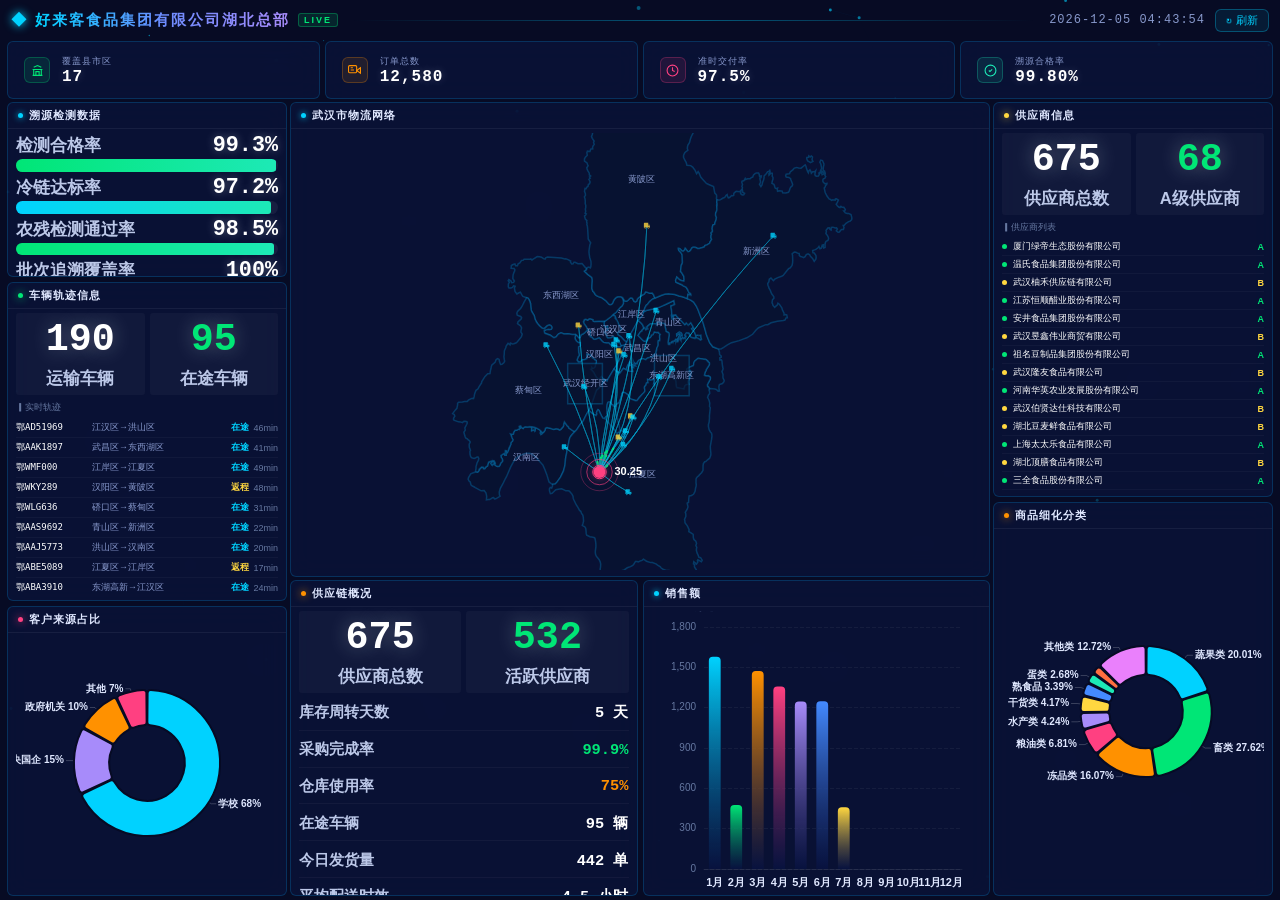
<file: index.html>
<!DOCTYPE html>
<html lang="zh-CN">
<head>
  <meta charset="UTF-8">
  <meta name="viewport" content="width=device-width, initial-scale=1.0">
  <title>好来客食品集团有限公司湖北总部</title>
  <link rel="stylesheet" href="css/style.css">
  <script src="js/echarts.min.js"></script>
</head>
<body>
  <canvas id="bgCanvas"></canvas>

  <div class="dashboard">
    <!-- ====== 标题栏 ====== -->
    <header class="header">
      <div class="header-left">
        <span class="header-icon">◆</span>
        <h1>好来客食品集团有限公司湖北总部</h1>
        <span class="header-badge">LIVE</span>
      </div>
      <div class="header-center"><div class="decorative-line"></div></div>
      <div class="header-right">
        <span class="datetime" id="datetime">--</span>
        <button class="refresh-btn" id="refreshBtn"><span class="refresh-icon">↻</span> 刷新</button>
      </div>
    </header>

    <!-- ====== KPI 行：4卡片 ====== -->
    <section class="kpi-row">
      <div class="kpi-card"><div class="kpi-icon" style="--card-color:#00e676"><svg viewBox="0 0 24 24" fill="none" stroke="currentColor" stroke-width="2"><path d="M3 21h18M3 10h18M5 6l7-3 7 3M5 10v11m14-11v11M9 21v-7h6v7"/></svg></div><div class="kpi-info"><span class="kpi-label">覆盖县市区</span><span class="kpi-value" id="kpiCities">--</span></div></div>
      <div class="kpi-card"><div class="kpi-icon" style="--card-color:#ff9100"><svg viewBox="0 0 24 24" fill="none" stroke="currentColor" stroke-width="2"><rect x="1" y="3" width="15" height="13" rx="2"/><polygon points="23 7 16 12 23 17 23 7"/><line x1="5" y1="7" x2="9" y2="7"/><line x1="5" y1="11" x2="11" y2="11"/></svg></div><div class="kpi-info"><span class="kpi-label">订单总数</span><span class="kpi-value" id="kpiOrders">--</span></div></div>
<div class="kpi-card"><div class="kpi-icon" style="--card-color:#ff4081"><svg viewBox="0 0 24 24" fill="none" stroke="currentColor" stroke-width="2"><circle cx="12" cy="12" r="10"/><polyline points="12 6 12 12 16 14"/></svg></div><div class="kpi-info"><span class="kpi-label">准时交付率</span><span class="kpi-value" id="kpiRate">--</span></div></div>
      <div class="kpi-card"><div class="kpi-icon" style="--card-color:#1de9b6"><svg viewBox="0 0 24 24" fill="none" stroke="currentColor" stroke-width="2"><path d="M9 12l2 2 4-4"/><path d="M12 2a10 10 0 1 0 0 20 10 10 0 0 0 0-20z"/></svg></div><div class="kpi-info"><span class="kpi-label">溯源合格率</span><span class="kpi-value" id="kpiTrace">--</span></div></div>
    </section>

    <!-- ====== 主内容区 ====== -->
    <div class="main-area">
      <!-- 左列：溯源检测 + 车辆轨迹 + 饼图 -->
      <div class="side-col side-left">
        <div class="panel info-panel" style="flex:0.6"><div class="panel-header"><span class="panel-dot"></span><h2>溯源检测数据</h2></div><div class="panel-body" id="traceBody"></div></div>
        <div class="panel info-panel" style="flex:1.1"><div class="panel-header"><span class="panel-dot" style="background:#00e676;box-shadow:0 0 8px #00e676;"></span><h2>车辆轨迹信息</h2></div><div class="panel-body" id="vehicleBody"></div></div>
        <div class="panel chart-panel"><div class="panel-header"><span class="panel-dot" style="background:#ff4081;box-shadow:0 0 8px #ff4081;"></span><h2>客户来源占比</h2></div><div class="panel-body"><div class="chart-container" id="chartPie"></div></div></div>
      </div>

      <!-- 中间：武汉市地图 -->
      <div class="panel chart-panel map-center">
        <div class="panel-header"><span class="panel-dot"></span><h2>武汉市物流网络</h2></div>
        <div class="panel-body"><div class="chart-container" id="chartMap"></div></div>
      </div>

      <!-- 右列：供应商信息 + 商品细化 -->
      <div class="side-col side-right">
        <div class="panel info-panel"><div class="panel-header"><span class="panel-dot" style="background:#ffd740;box-shadow:0 0 8px #ffd740;"></span><h2>供应商信息</h2></div><div class="panel-body" id="supplierBody"></div></div>
        <div class="panel chart-panel"><div class="panel-header"><span class="panel-dot" style="background:#ff9100;box-shadow:0 0 8px #ff9100;"></span><h2>商品细化分类</h2></div><div class="panel-body"><div class="chart-container" id="chartProductPie"></div></div></div>
      </div>

      <!-- 底行：供应链 + 趋势图铺满 -->
      <div class="bottom-row">
        <div class="panel info-panel"><div class="panel-header"><span class="panel-dot" style="background:#ff9100;box-shadow:0 0 8px #ff9100;"></span><h2>供应链概况</h2></div><div class="panel-body" id="supplyBody"></div></div>
        <div class="panel chart-panel"><div class="panel-header"><span class="panel-dot"></span><h2>销售额</h2></div><div class="panel-body"><div class="chart-container" id="chartTrend"></div></div></div>
      </div>
    </div>
  </div>

  <script src="js/wuhan.js"></script>
  <script src="js/data.js"></script>
  <script src="js/charts.js"></script>
  <script src="js/main.js"></script>
</body>
</html>
</file>
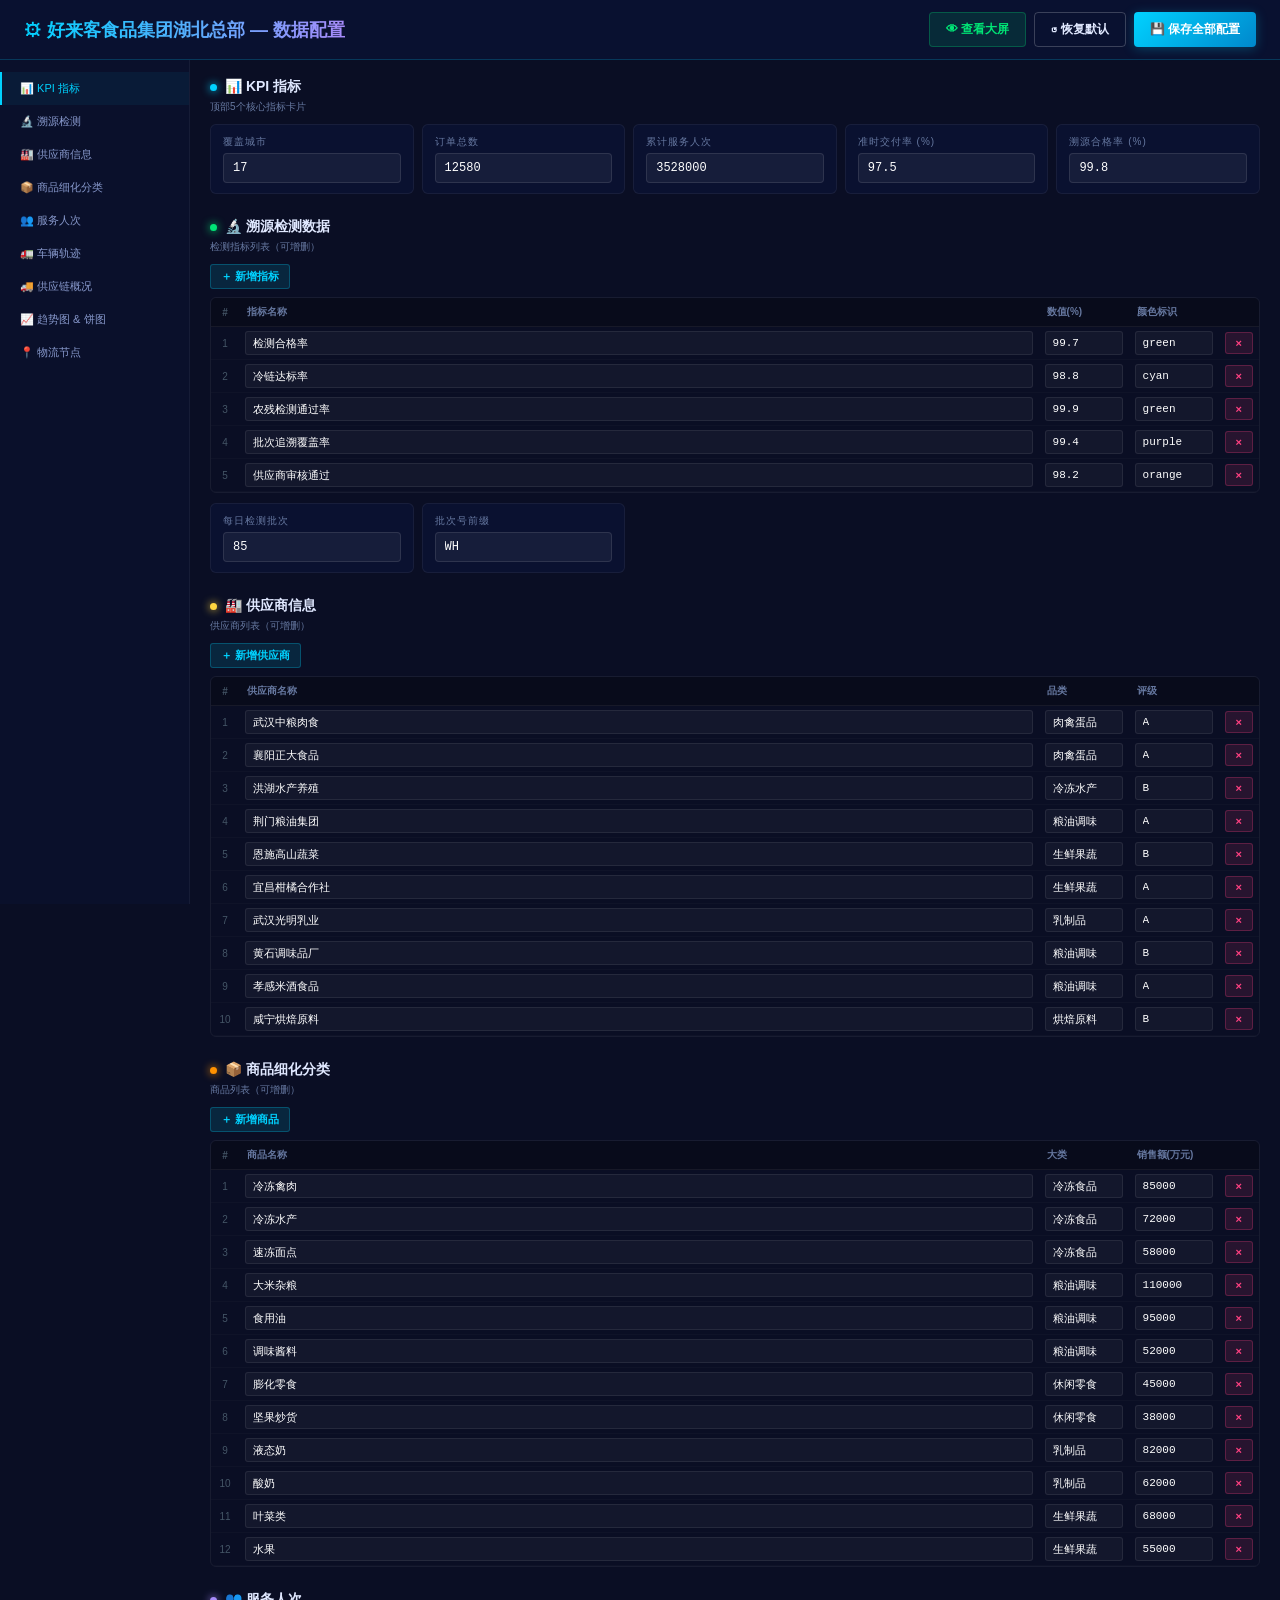
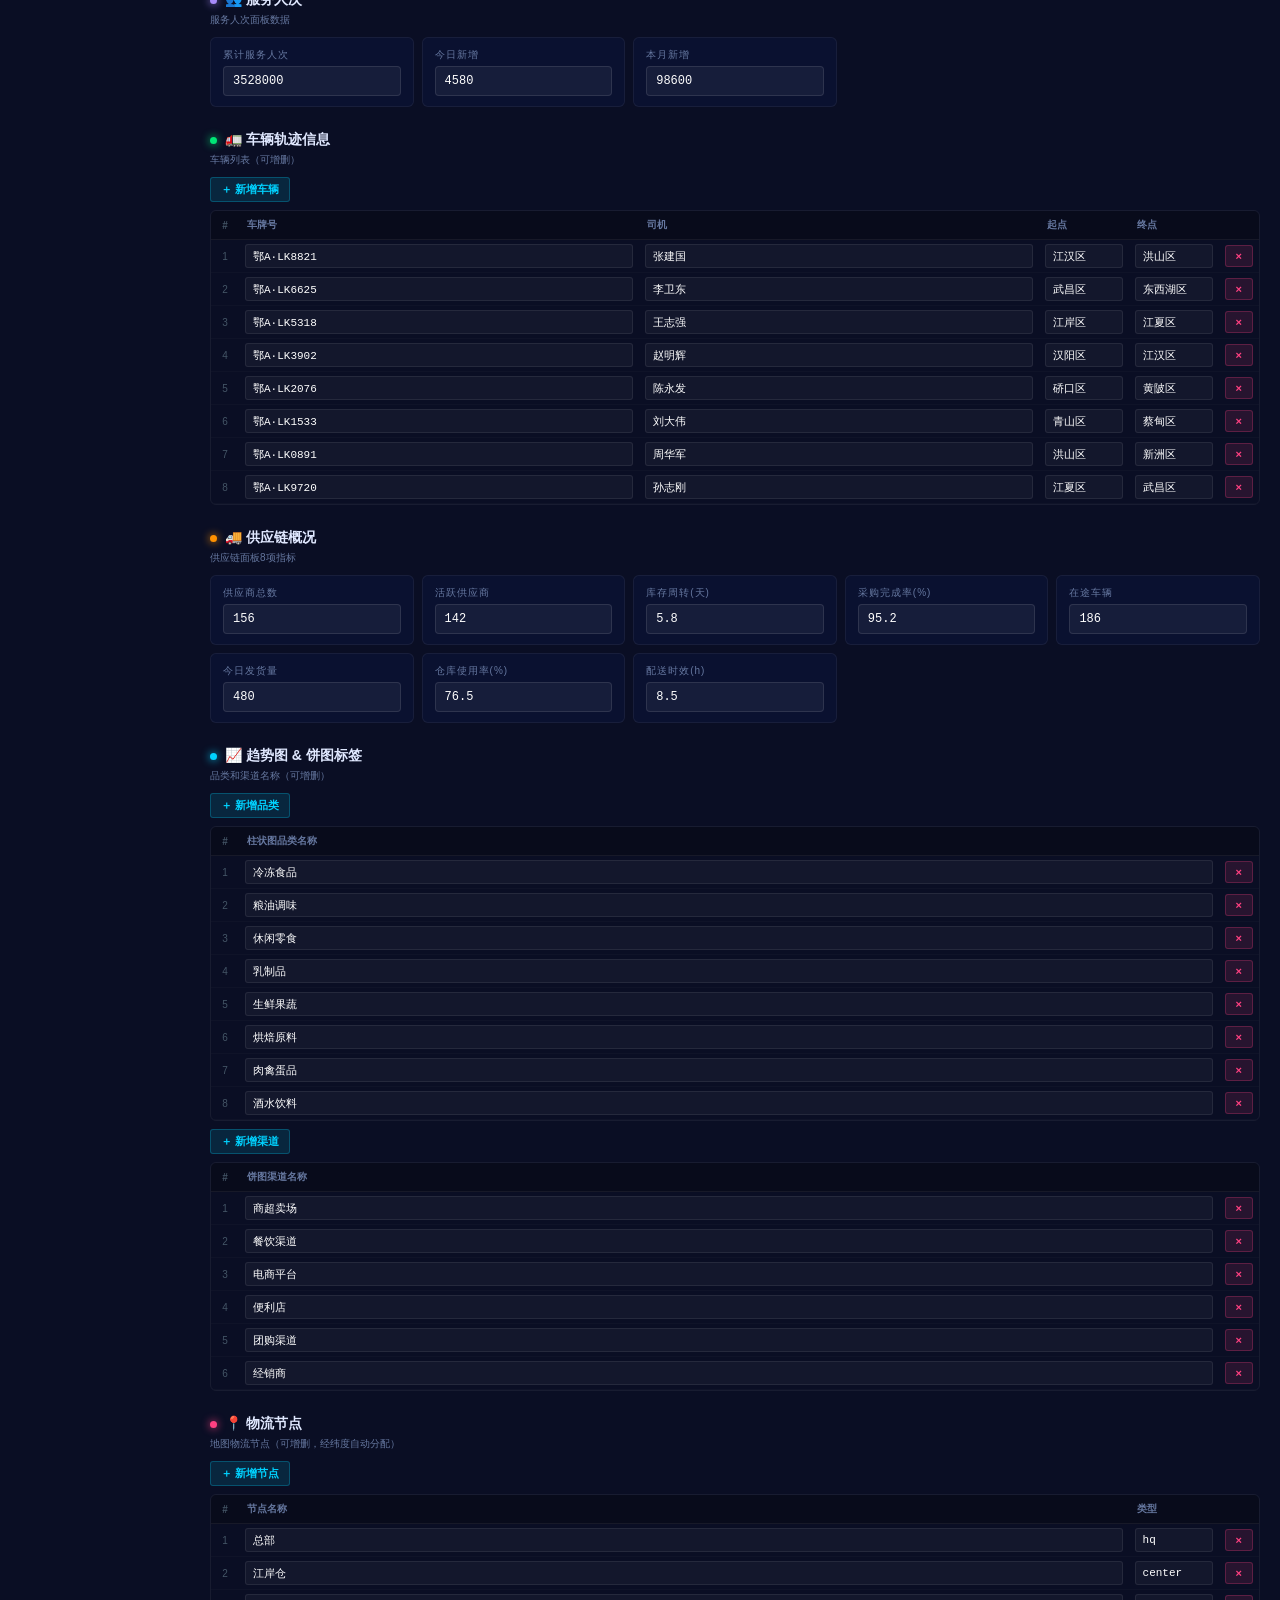
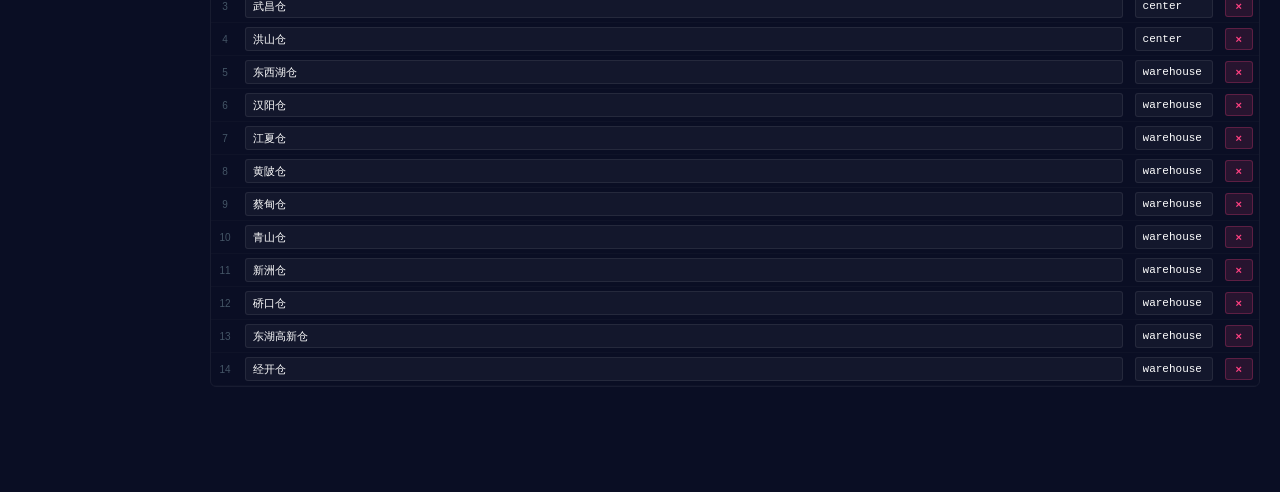
<file: admin.html>
<!DOCTYPE html>
<html lang="zh-CN">
<head>
<meta charset="UTF-8"><title>后台配置 - 好来客食品集团大屏</title>
<style>
*{margin:0;padding:0;box-sizing:border-box}
body{font-family:'Microsoft YaHei',sans-serif;background:#0a0e24;color:#e0e8ff;min-height:100vh}
.topbar{position:sticky;top:0;z-index:100;background:rgba(10,18,50,0.95);border-bottom:1px solid rgba(0,210,255,0.2);padding:12px 24px;display:flex;align-items:center;justify-content:space-between;backdrop-filter:blur(12px)}
.topbar h1{font-size:18px;background:linear-gradient(90deg,#00d2ff,#a78bfa);-webkit-background-clip:text;-webkit-text-fill-color:transparent}
.topbar .btns{display:flex;gap:8px}
.btn{padding:8px 16px;border-radius:4px;border:none;cursor:pointer;font-size:12px;font-weight:600;transition:all 0.2s}
.btn:hover{opacity:0.85}
.btn-save{background:linear-gradient(135deg,#00d2ff,#0088cc);color:#fff;box-shadow:0 2px 12px rgba(0,210,255,0.25)}
.btn-outline{background:transparent;color:#e0e8ff;border:1px solid rgba(255,255,255,0.2)}
.btn-green{background:rgba(0,230,118,0.12);color:#00e676;border:1px solid rgba(0,230,118,0.25)}
.btn-sm{padding:4px 10px;font-size:11px;border-radius:3px;cursor:pointer;border:none;font-weight:600;transition:all 0.15s}
.btn-add{background:rgba(0,210,255,0.12);color:#00d2ff;border:1px solid rgba(0,210,255,0.25)}
.btn-del{background:rgba(255,64,129,0.12);color:#ff4081;border:1px solid rgba(255,64,129,0.25)}
.btn-add:hover{background:rgba(0,210,255,0.22)}
.btn-del:hover{background:rgba(255,64,129,0.22)}
.layout{display:flex;max-width:1300px;margin:0 auto;min-height:calc(100vh - 56px)}
.sidebar{width:190px;flex-shrink:0;background:rgba(10,18,50,0.5);border-right:1px solid rgba(255,255,255,0.05);padding:12px 0;position:sticky;top:56px;height:calc(100vh - 56px);overflow-y:auto}
.sidebar .nav-item{display:block;padding:9px 18px;font-size:11px;color:#8899cc;cursor:pointer;border-left:2px solid transparent;transition:all 0.2s}
.sidebar .nav-item:hover{color:#e0e8ff;background:rgba(255,255,255,0.03)}
.sidebar .nav-item.active{color:#00d2ff;border-left-color:#00d2ff;background:rgba(0,210,255,0.06)}
.content{flex:1;padding:18px 20px;min-width:0}
.sec{margin-bottom:24px}
.sec-title{font-size:14px;font-weight:700;margin-bottom:4px;display:flex;align-items:center;gap:8px}
.sec-title .dot{width:7px;height:7px;border-radius:50%;flex-shrink:0}
.sec-desc{font-size:10px;color:#6678a0;margin-bottom:10px}
.sec-actions{margin-bottom:8px}
/* 卡片 */
.card-grid{display:grid;grid-template-columns:repeat(auto-fill,minmax(190px,1fr));gap:8px}
.card{background:rgba(10,20,60,0.5);border:1px solid rgba(255,255,255,0.06);border-radius:6px;padding:10px 12px}
.card label{display:block;font-size:10px;color:#6678a0;margin-bottom:4px;letter-spacing:1px}
.card input{width:100%;background:rgba(255,255,255,0.05);border:1px solid rgba(255,255,255,0.1);border-radius:4px;padding:7px 9px;color:#fff;font-size:12px;font-family:Consolas,monospace;outline:none}
.card input:focus{border-color:#00d2ff;box-shadow:0 0 0 2px rgba(0,210,255,0.1)}
/* 表格 */
.tbl-wrap{border:1px solid rgba(255,255,255,0.06);border-radius:6px;overflow:hidden}
.tbl{width:100%;border-collapse:collapse;font-size:12px}
.tbl thead th{text-align:left;padding:7px 8px;font-size:10px;font-weight:600;color:#6678a0;background:rgba(0,0,0,0.25);border-bottom:1px solid rgba(255,255,255,0.06)}
.tbl td{padding:4px 6px;border-bottom:1px solid rgba(255,255,255,0.02)}
.tbl tr:hover td{background:rgba(0,210,255,0.03)}
.tbl input{width:100%;background:rgba(255,255,255,0.04);border:1px solid rgba(255,255,255,0.08);border-radius:3px;padding:5px 7px;color:#fff;font-size:11px;font-family:Consolas,monospace;outline:none}
.tbl input:focus{border-color:#00d2ff}
.tbl .idx{width:28px;color:#445566;font-size:10px;text-align:center}
.tbl .act{width:36px;text-align:center}
.tbl .narrow{width:90px}
/* Toast */
.toast{position:fixed;top:20px;right:20px;background:#00e676;color:#070b24;padding:14px 22px;border-radius:8px;font-weight:700;font-size:13px;z-index:999;display:none;box-shadow:0 4px 24px rgba(0,230,118,0.3)}
.toast.show{display:block}
</style>
</head>
<body>

<header class="topbar">
  <h1>⚙ 好来客食品集团湖北总部 — 数据配置</h1>
  <div class="btns">
    <button class="btn btn-green" onclick="window.open('index.html')">👁 查看大屏</button>
    <button class="btn btn-outline" id="btnReset">↺ 恢复默认</button>
    <button class="btn btn-save" id="btnSave">💾 保存全部配置</button>
  </div>
</header>

<div class="layout">
  <nav class="sidebar" id="sidebar">
    <a class="nav-item active" data-target="sec-kpi">📊 KPI 指标</a>
    <a class="nav-item" data-target="sec-trace">🔬 溯源检测</a>
    <a class="nav-item" data-target="sec-supplier">🏭 供应商信息</a>
    <a class="nav-item" data-target="sec-product">📦 商品细化分类</a>
    <a class="nav-item" data-target="sec-service">👥 服务人次</a>
    <a class="nav-item" data-target="sec-vehicle">🚛 车辆轨迹</a>
    <a class="nav-item" data-target="sec-supply">🚚 供应链概况</a>
    <a class="nav-item" data-target="sec-chart">📈 趋势图 & 饼图</a>
    <a class="nav-item" data-target="sec-hubs">📍 物流节点</a>
  </nav>

  <main class="content">
    <!-- KPI: cards -->
    <div class="sec" id="sec-kpi"><div class="sec-title"><span class="dot" style="background:#00d2ff;box-shadow:0 0 8px #00d2ff"></span>📊 KPI 指标</div><div class="sec-desc">顶部5个核心指标卡片</div><div class="card-grid" id="f_kpi"></div></div>

    <!-- 溯源检测: cards + table -->
    <div class="sec" id="sec-trace"><div class="sec-title"><span class="dot" style="background:#00e676;box-shadow:0 0 8px #00e676"></span>🔬 溯源检测数据</div><div class="sec-desc">检测指标列表（可增删）</div><div class="sec-actions"><button class="btn-sm btn-add" onclick="addRow('trace_tbl','trace')">＋ 新增指标</button></div><div class="tbl-wrap"><table class="tbl"><thead><tr><th class="idx">#</th><th>指标名称</th><th class="narrow">数值(%)</th><th class="narrow">颜色标识</th><th class="act"></th></tr></thead><tbody id="trace_tbl"></tbody></table></div><div class="card-grid" style="margin-top:10px" id="f_trace_extra"></div></div>

    <!-- 供应商: table -->
    <div class="sec" id="sec-supplier"><div class="sec-title"><span class="dot" style="background:#ffd740;box-shadow:0 0 8px #ffd740"></span>🏭 供应商信息</div><div class="sec-desc">供应商列表（可增删）</div><div class="sec-actions"><button class="btn-sm btn-add" onclick="addRow('supplier_tbl','supplier')">＋ 新增供应商</button></div><div class="tbl-wrap"><table class="tbl"><thead><tr><th class="idx">#</th><th>供应商名称</th><th class="narrow">品类</th><th class="narrow">评级</th><th class="act"></th></tr></thead><tbody id="supplier_tbl"></tbody></table></div></div>

    <!-- 商品细化: table -->
    <div class="sec" id="sec-product"><div class="sec-title"><span class="dot" style="background:#ff9100;box-shadow:0 0 8px #ff9100"></span>📦 商品细化分类</div><div class="sec-desc">商品列表（可增删）</div><div class="sec-actions"><button class="btn-sm btn-add" onclick="addRow('product_tbl','product')">＋ 新增商品</button></div><div class="tbl-wrap"><table class="tbl"><thead><tr><th class="idx">#</th><th>商品名称</th><th class="narrow">大类</th><th class="narrow">销售额(万元)</th><th class="act"></th></tr></thead><tbody id="product_tbl"></tbody></table></div></div>

    <!-- 服务人次: cards -->
    <div class="sec" id="sec-service"><div class="sec-title"><span class="dot" style="background:#a78bfa;box-shadow:0 0 8px #a78bfa"></span>👥 服务人次</div><div class="sec-desc">服务人次面板数据</div><div class="card-grid" id="f_service"></div></div>

    <!-- 车辆轨迹: table -->
    <div class="sec" id="sec-vehicle"><div class="sec-title"><span class="dot" style="background:#00e676;box-shadow:0 0 8px #00e676"></span>🚛 车辆轨迹信息</div><div class="sec-desc">车辆列表（可增删）</div><div class="sec-actions"><button class="btn-sm btn-add" onclick="addRow('vehicle_tbl','vehicle')">＋ 新增车辆</button></div><div class="tbl-wrap"><table class="tbl"><thead><tr><th class="idx">#</th><th>车牌号</th><th>司机</th><th class="narrow">起点</th><th class="narrow">终点</th><th class="act"></th></tr></thead><tbody id="vehicle_tbl"></tbody></table></div></div>

    <!-- 供应链: cards -->
    <div class="sec" id="sec-supply"><div class="sec-title"><span class="dot" style="background:#ff9100;box-shadow:0 0 8px #ff9100"></span>🚚 供应链概况</div><div class="sec-desc">供应链面板8项指标</div><div class="card-grid" id="f_supply"></div></div>

    <!-- 图表标签: table -->
    <div class="sec" id="sec-chart"><div class="sec-title"><span class="dot" style="background:#00d2ff;box-shadow:0 0 8px #00d2ff"></span>📈 趋势图 & 饼图标签</div><div class="sec-desc">品类和渠道名称（可增删）</div><div class="sec-actions"><button class="btn-sm btn-add" onclick="addRow('cat_tbl','cat')">＋ 新增品类</button></div><div class="tbl-wrap" style="margin-bottom:8px"><table class="tbl"><thead><tr><th class="idx">#</th><th>柱状图品类名称</th><th class="act"></th></tr></thead><tbody id="cat_tbl"></tbody></table></div><div class="sec-actions"><button class="btn-sm btn-add" onclick="addRow('chn_tbl','chn')">＋ 新增渠道</button></div><div class="tbl-wrap"><table class="tbl"><thead><tr><th class="idx">#</th><th>饼图渠道名称</th><th class="act"></th></tr></thead><tbody id="chn_tbl"></tbody></table></div></div>

    <!-- 物流节点: table -->
    <div class="sec" id="sec-hubs"><div class="sec-title"><span class="dot" style="background:#ff4081;box-shadow:0 0 8px #ff4081"></span>📍 物流节点</div><div class="sec-desc">地图物流节点（可增删，经纬度自动分配）</div><div class="sec-actions"><button class="btn-sm btn-add" onclick="addRow('hub_tbl','hub')">＋ 新增节点</button></div><div class="tbl-wrap"><table class="tbl"><thead><tr><th class="idx">#</th><th>节点名称</th><th class="narrow">类型</th><th class="act"></th></tr></thead><tbody id="hub_tbl"></tbody></table></div></div>
  </main>
</div>

<div class="toast" id="toast"></div>

<script>
(function(){
/* ===== 数据加载 ===== */
function loadCfg(){try{return JSON.parse(localStorage.getItem('dashboard_config'))||{};}catch(e){return{};}}
function saveCfg(cfg){localStorage.setItem('dashboard_config',JSON.stringify(cfg));}
function arrCfg(key,fallback){var c=loadCfg();return(c[key]&&Array.isArray(c[key])&&c[key].length>0)?c[key]:fallback;}

var D = {
  suppliers:[
    {name:'武汉中粮肉食',cat:'肉禽蛋品',rating:'A'},{name:'襄阳正大食品',cat:'肉禽蛋品',rating:'A'},{name:'洪湖水产养殖',cat:'冷冻水产',rating:'B'},{name:'荆门粮油集团',cat:'粮油调味',rating:'A'},{name:'恩施高山蔬菜',cat:'生鲜果蔬',rating:'B'},{name:'宜昌柑橘合作社',cat:'生鲜果蔬',rating:'A'},{name:'武汉光明乳业',cat:'乳制品',rating:'A'},{name:'黄石调味品厂',cat:'粮油调味',rating:'B'},{name:'孝感米酒食品',cat:'粮油调味',rating:'A'},{name:'咸宁烘焙原料',cat:'烘焙原料',rating:'B'}
  ],
  products:[
    {name:'冷冻禽肉',cat:'冷冻食品',val:85000},{name:'冷冻水产',cat:'冷冻食品',val:72000},{name:'速冻面点',cat:'冷冻食品',val:58000},{name:'大米杂粮',cat:'粮油调味',val:110000},{name:'食用油',cat:'粮油调味',val:95000},{name:'调味酱料',cat:'粮油调味',val:52000},{name:'膨化零食',cat:'休闲零食',val:45000},{name:'坚果炒货',cat:'休闲零食',val:38000},{name:'液态奶',cat:'乳制品',val:82000},{name:'酸奶',cat:'乳制品',val:62000},{name:'叶菜类',cat:'生鲜果蔬',val:68000},{name:'水果',cat:'生鲜果蔬',val:55000}
  ],
  vehicles:[
    {plate:'鄂A·LK8821',driver:'张建国',from:'江汉区',to:'洪山区'},{plate:'鄂A·LK6625',driver:'李卫东',from:'武昌区',to:'东西湖区'},{plate:'鄂A·LK5318',driver:'王志强',from:'江岸区',to:'江夏区'},{plate:'鄂A·LK3902',driver:'赵明辉',from:'汉阳区',to:'江汉区'},{plate:'鄂A·LK2076',driver:'陈永发',from:'硚口区',to:'黄陂区'},{plate:'鄂A·LK1533',driver:'刘大伟',from:'青山区',to:'蔡甸区'},{plate:'鄂A·LK0891',driver:'周华军',from:'洪山区',to:'新洲区'},{plate:'鄂A·LK9720',driver:'孙志刚',from:'江夏区',to:'武昌区'}
  ],
  hubs:[
    {name:'总部',type:'hq'},{name:'江岸仓',type:'center'},{name:'武昌仓',type:'center'},{name:'洪山仓',type:'center'},{name:'东西湖仓',type:'warehouse'},{name:'汉阳仓',type:'warehouse'},{name:'江夏仓',type:'warehouse'},{name:'黄陂仓',type:'warehouse'},{name:'蔡甸仓',type:'warehouse'},{name:'青山仓',type:'warehouse'},{name:'新洲仓',type:'warehouse'},{name:'硚口仓',type:'warehouse'},{name:'东湖高新仓',type:'warehouse'},{name:'经开仓',type:'warehouse'}
  ],
  trace_items:[
    {label:'检测合格率',val:99.7,color:'green'},{label:'冷链达标率',val:98.8,color:'cyan'},{label:'农残检测通过率',val:99.9,color:'green'},{label:'批次追溯覆盖率',val:99.4,color:'purple'},{label:'供应商审核通过',val:98.2,color:'orange'}
  ],
  chart_cats:['冷冻食品','粮油调味','休闲零食','乳制品','生鲜果蔬','烘焙原料','肉禽蛋品','酒水饮料'],
  chart_chns:['商超卖场','餐饮渠道','电商平台','便利店','团购渠道','经销商']
};

function gv(key,fallback){var c=loadCfg();return(c[key]!==undefined&&c[key]!==null)?c[key]:fallback;}

/* ===== 渲染辅助 ===== */
function card(label,key,fallback){return'<div class="card"><label>'+label+'</label><input id="cf_'+key+'" value="'+String(gv(key,fallback)).replace(/"/g,'&quot;')+'"></div>';}
function tinp(value){return'<input value="'+String(value||'').replace(/"/g,'&quot;')+'">';}
function delBtn(tblId){return'<button class="btn-sm btn-del" onclick="delRow(this,\''+tblId+'\')">×</button>';}

/* ===== 表格渲染 ===== */
function renderTbl(tblId, data, cols, keys, cfgKey, defaultData){
  var arr = arrCfg(cfgKey, defaultData);
  var h='';
  arr.forEach(function(row,i){
    h+='<tr>';
    h+='<td class="idx">'+(i+1)+'</td>';
    cols.forEach(function(c,j){
      h+='<td class="'+(c.cls||'')+'">'+tinp(row[keys[j]])+'</td>';
    });
    h+='<td class="act">'+delBtn(tblId)+'</td>';
    h+='</tr>';
  });
  document.getElementById(tblId).innerHTML=h||'<tr><td colspan="'+(cols.length+2)+'" style="text-align:center;color:#556688;padding:14px;">暂无数据，点击「＋ 新增」添加</td></tr>';
}

/* ===== 卡片渲染 ===== */
function renderCards(){
  var h='';h+=card('覆盖城市','kpi_cities',17);h+=card('订单总数','kpi_orders',12580);h+=card('累计服务人次','kpi_service',3528000);h+=card('准时交付率 (%)','kpi_rate',97.5);h+=card('溯源合格率 (%)','kpi_trace',99.80);
  document.getElementById('f_kpi').innerHTML=h;
  h='';h+=card('每日检测批次','tr_tests',85);h+=card('批次号前缀','tr_prefix','WH');
  document.getElementById('f_trace_extra').innerHTML=h;
  h='';h+=card('累计服务人次','svc_total',3528000);h+=card('今日新增','svc_today',4580);h+=card('本月新增','svc_month',98600);
  document.getElementById('f_service').innerHTML=h;
  h='';h+=card('供应商总数','sp_total',156);h+=card('活跃供应商','sp_active',142);h+=card('库存周转(天)','sp_turn',5.8);h+=card('采购完成率(%)','sp_proc',95.2);
  h+=card('在途车辆','sp_veh',186);h+=card('今日发货量','sp_ship',480);h+=card('仓库使用率(%)','sp_wh',76.5);h+=card('配送时效(h)','sp_del',8.5);
  document.getElementById('f_supply').innerHTML=h;
}

/* ===== 新增行 ===== */
var NEW_DEFAULTS = {
  trace: {label:'新指标',val:95,color:'cyan'},
  supplier: {name:'新供应商',cat:'未分类',rating:'B'},
  product: {name:'新商品',cat:'未分类',val:10000},
  vehicle: {plate:'鄂A·新车辆',driver:'司机',from:'武汉',to:'武汉'},
  hub: {name:'新节点',type:'warehouse'},
  cat: {name:'新品类'},
  chn: {name:'新渠道'}
};

function addRow(tblId, type){
  var arr = arrCfg(getCfgKey(tblId), []);
  var def = NEW_DEFAULTS[type] || {};
  arr.push(def);
  // 更新config
  var cfg = loadCfg();
  cfg[getCfgKey(tblId)] = arr;
  saveCfg(cfg);
  // 重渲染
  refreshAll();
}

function delRow(btn, tblId){
  var row = btn.closest('tr');
  var idx = Array.prototype.indexOf.call(row.parentNode.children, row);
  var arr = arrCfg(getCfgKey(tblId), []);
  if(idx>=0 && idx<arr.length) arr.splice(idx,1);
  var cfg = loadCfg();
  cfg[getCfgKey(tblId)] = arr;
  saveCfg(cfg);
  refreshAll();
}

function getCfgKey(tblId){
  var map = {
    trace_tbl:'trace_items', supplier_tbl:'suppliers', product_tbl:'products',
    vehicle_tbl:'vehicles', hub_tbl:'hubs', cat_tbl:'chart_cats', chn_tbl:'chart_chns'
  };
  return map[tblId]||tblId;
}

function refreshAll(){
  renderTbl('trace_tbl',null,[{cls:'wide'},{cls:'narrow'},{cls:'narrow'}],['label','val','color'],'trace_items',D.trace_items);
  renderTbl('supplier_tbl',null,[{cls:'wide'},{cls:'narrow'},{cls:'narrow'}],['name','cat','rating'],'suppliers',D.suppliers);
  renderTbl('product_tbl',null,[{cls:'wide'},{cls:'narrow'},{cls:'narrow'}],['name','cat','val'],'products',D.products);
  renderTbl('vehicle_tbl',null,[{cls:''},{cls:''},{cls:'narrow'},{cls:'narrow'}],['plate','driver','from','to'],'vehicles',D.vehicles);
  renderTbl('hub_tbl',null,[{cls:'wide'},{cls:'narrow'}],['name','type'],'hubs',D.hubs);
  // 简单字符串表格
  renderStrTbl('cat_tbl','chart_cats',D.chart_cats);
  renderStrTbl('chn_tbl','chart_chns',D.chart_chns);
  renderCards();
}

function renderStrTbl(tblId, cfgKey, defaultData){
  var arr = arrCfg(cfgKey, defaultData);
  var h='';
  arr.forEach(function(v,i){
    h+='<tr><td class="idx">'+(i+1)+'</td><td>'+tinp(v)+'</td><td class="act">'+delBtn(tblId)+'</td></tr>';
  });
  document.getElementById(tblId).innerHTML=h||'<tr><td colspan="3" style="text-align:center;color:#556688;padding:14px;">暂无数据</td></tr>';
}

/* ===== 保存 ===== */
function saveAll(){
  var cfg = loadCfg();

  // 简单字段（卡片）
  var fields = ['kpi_cities','kpi_orders','kpi_service','kpi_rate','kpi_trace','tr_tests','tr_prefix','svc_total','svc_today','svc_month','sp_total','sp_active','sp_turn','sp_proc','sp_veh','sp_ship','sp_wh','sp_del'];
  fields.forEach(function(k){
    var el = document.getElementById('cf_'+k);
    if(el){var v=el.value.trim();var n=Number(v);cfg[k]=(!isNaN(n)&&isFinite(n)&&v!=='')?n:v;}
  });

  // 数组表格
  function saveTbl(tblId, cfgKey, keys){
    var rows = document.getElementById(tblId).querySelectorAll('tbody tr');
    var arr = [];
    rows.forEach(function(row){
      var inputs = row.querySelectorAll('input');
      if(inputs.length === keys.length){
        var obj = {};
        keys.forEach(function(k,i){ var v=inputs[i].value.trim();var n=Number(v);obj[k]=(!isNaN(n)&&isFinite(n)&&v!=='')?n:v; });
        arr.push(obj);
      }
    });
    cfg[cfgKey] = arr;
  }

  function saveStrTbl(tblId, cfgKey){
    var rows = document.getElementById(tblId).querySelectorAll('tbody tr');
    var arr = [];
    rows.forEach(function(row){
      var inp = row.querySelector('input');
      if(inp && inp.value.trim()) arr.push(inp.value.trim());
    });
    cfg[cfgKey] = arr;
  }

  saveTbl('trace_tbl','trace_items',['label','val','color']);
  saveTbl('supplier_tbl','suppliers',['name','cat','rating']);
  saveTbl('product_tbl','products',['name','cat','val']);
  saveTbl('vehicle_tbl','vehicles',['plate','driver','from','to']);
  saveTbl('hub_tbl','hubs',['name','type']);
  saveStrTbl('cat_tbl','chart_cats');
  saveStrTbl('chn_tbl','chart_chns');

  saveCfg(cfg);
  var total = Object.keys(cfg).length;
  var t = document.getElementById('toast');
  t.textContent = '✅ 已保存 '+total+' 个配置项，刷新大屏即可生效';
  t.classList.add('show');
  setTimeout(function(){t.classList.remove('show');},3000);
}

function resetAll(){
  if(confirm('确认恢复全部默认配置？此操作不可撤销。')){localStorage.removeItem('dashboard_config');location.reload();}
}

/* ===== 侧栏导航 ===== */
document.querySelectorAll('.nav-item').forEach(function(el){
  el.addEventListener('click',function(e){
    e.preventDefault();
    document.querySelectorAll('.nav-item').forEach(function(n){n.classList.remove('active');});
    el.classList.add('active');
    var t=document.getElementById(el.getAttribute('data-target'));
    if(t)t.scrollIntoView({behavior:'smooth',block:'start'});
  });
});
window.addEventListener('scroll',function(){
  var cur='';
  document.querySelectorAll('.sec').forEach(function(s){if(window.scrollY>=s.offsetTop-100)cur=s.id;});
  document.querySelectorAll('.nav-item').forEach(function(n){n.classList.toggle('active',n.getAttribute('data-target')===cur);});
});

document.getElementById('btnSave').addEventListener('click',saveAll);
document.getElementById('btnReset').addEventListener('click',resetAll);

refreshAll();
})();
</script>
</body>
</html>
</file>
<file: css/style.css>
/* v20260808-vw - viewport scaled fonts */
/* ============================================================
   好来客食品集团 - 大屏布局
   ============================================================ */

*, *::before, *::after { margin: 0; padding: 0; box-sizing: border-box; }

:root {
  --bg-deep: #070b24;
  --bg-panel: rgba(10, 20, 60, 0.7);
  --border-glow: rgba(0, 180, 255, 0.2);
  --text-primary: #e0e8ff;
  --text-secondary: #8899cc;
  --accent-cyan: #00d2ff;
  --accent-green: #00e676;
  --accent-orange: #ff9100;
  --accent-pink: #ff4081;
  --accent-purple: #a78bfa;
  --accent-teal: #1de9b6;
  --font-mono: 'Consolas', 'Courier New', monospace;
  --font-ui: 'Microsoft YaHei', 'PingFang SC', 'Helvetica Neue', sans-serif;
  --transition-fast: 0.25s ease;
  --radius: 6px;
}

html, body {
  width: 100%; height: 100%; overflow: hidden;
  font-family: var(--font-ui); background: var(--bg-deep); color: var(--text-primary);
  -webkit-font-smoothing: antialiased;
}

#bgCanvas { position: fixed; top: 0; left: 0; width: 100%; height: 100%; z-index: 0; pointer-events: none; }

/* ================ 主容器 ================ */
.dashboard {
  position: relative; z-index: 1;
  display: grid;
  grid-template-columns: 1fr;
  grid-template-rows: 40px 64px 1fr;
  gap: 4px;
  width: 100%; height: 100vh;
  padding: 2px 12px 4px;
  animation: fadeIn 0.8s ease-out;
}
@keyframes fadeIn { from { opacity: 0; transform: translateY(12px); } to { opacity: 1; transform: translateY(0); } }

/* ================ 标题栏 ================ */
.header { display: flex; align-items: center; justify-content: space-between; padding: 0 4px; }
.header-left { display: flex; align-items: center; gap: 8px; }
.header-icon { font-size: 16px; color: var(--accent-cyan); text-shadow: 0 0 10px var(--accent-cyan); animation: pulse 2s ease-in-out infinite; }
@keyframes pulse { 0%,100%{opacity:1} 50%{opacity:0.4} }
.header-left h1 { font-size: 18px; font-weight: 700; letter-spacing: 2px; background: linear-gradient(90deg, var(--accent-cyan), #6c8cff, #a78bfa); -webkit-background-clip: text; -webkit-text-fill-color: transparent; background-clip: text; }
.header-badge { font-size: 9px; font-weight: 700; letter-spacing: 2px; color: var(--accent-green); background: rgba(0,230,118,0.12); border: 1px solid rgba(0,230,118,0.3); border-radius: 3px; padding: 1px 5px; animation: badgeBlink 1.5s ease-in-out infinite; }
@keyframes badgeBlink { 0%,100%{opacity:1} 50%{opacity:0.5} }
.header-center { flex: 1; display: flex; align-items: center; margin: 0 14px; }
.decorative-line { width: 100%; height: 1px; background: linear-gradient(90deg, transparent, var(--accent-cyan), transparent); opacity: 0.4; }
.header-right { display: flex; align-items: center; gap: 10px; }
.datetime { font-size: 12px; color: var(--text-secondary); font-family: var(--font-mono); letter-spacing: 1px; }
.refresh-btn { display: flex; align-items: center; gap: 4px; padding: 3px 10px; font-size: 11px; font-family: var(--font-ui); color: var(--accent-cyan); background: rgba(0,210,255,0.08); border: 1px solid rgba(0,210,255,0.3); border-radius: var(--radius); cursor: pointer; transition: all var(--transition-fast); }
.refresh-btn:hover { background: rgba(0,210,255,0.18); box-shadow: 0 0 16px rgba(0,210,255,0.2); }
.refresh-icon { display: inline-block; font-size: 12px; transition: transform var(--transition-fast); }
.refresh-btn:active .refresh-icon { transform: rotate(360deg); }

/* ================ KPI 6列 ================ */
.kpi-row { display: grid; grid-template-columns: repeat(4, 1fr); gap: 5px; }
.kpi-card { position: relative; display: flex; align-items: center; gap: 12px; padding: 8px 16px; background: var(--bg-panel); border: 1px solid var(--border-glow); border-radius: var(--radius); backdrop-filter: blur(12px); overflow: hidden; transition: all var(--transition-fast); animation: cardSlideUp 0.6s ease-out both; }
.kpi-card:nth-child(1){animation-delay:0.05s} .kpi-card:nth-child(2){animation-delay:0.14s} .kpi-card:nth-child(3){animation-delay:0.23s} .kpi-card:nth-child(4){animation-delay:0.32s}
@keyframes cardSlideUp { from{opacity:0;transform:translateY(16px)} to{opacity:1;transform:translateY(0)} }
.kpi-card::before { content: ''; position: absolute; top: 0; left: 10%; right: 10%; height: 1px; background: linear-gradient(90deg, transparent, var(--card-color), transparent); opacity: 0.6; transition: opacity var(--transition-fast); }
.kpi-card:hover { border-color: rgba(0,210,255,0.5); box-shadow: 0 3px 20px rgba(0,180,255,0.12), inset 0 0 12px rgba(0,180,255,0.04); }
.kpi-card:hover::before { opacity: 1; }
.kpi-icon { flex-shrink: 0; width: 30px; height: 30px; display: flex; align-items: center; justify-content: center; color: var(--card-color); background: color-mix(in srgb, var(--card-color) 10%, transparent); border-radius: 6px; border: 1px solid color-mix(in srgb, var(--card-color) 25%, transparent); }
.kpi-icon svg { width: 15px; height: 15px; }
.kpi-info { display: flex; flex-direction: column; gap: 0; }
.kpi-label { font-size: 9px; color: var(--text-secondary); letter-spacing: 1px; }
.kpi-value { font-size: 19px; font-weight: 700; font-family: var(--font-mono); letter-spacing: 1px; color: #fff; text-shadow: 0 0 8px rgba(255,255,255,0.2); }
.kpi-value.pop { animation: numberPop 0.35s ease-out; }
@keyframes numberPop { 0%{transform:scale(1)} 50%{transform:scale(1.08);color:var(--accent-cyan)} 100%{transform:scale(1)} }
.kpi-trend { font-size: 9px; font-family: var(--font-mono); }
.kpi-trend.up{color:var(--accent-green)} .kpi-trend.down{color:var(--accent-pink)}

/* ============================================================
   主内容区：左2 | 中(大地图) | 右2 | 下列2
   ============================================================ */
.main-area {
  display: grid;
  grid-template-columns: 0.9fr 2.2fr 0.9fr;
  grid-template-rows: 1.5fr 1fr;
  gap: 4px;
  min-height: 0;
}

/* 左右列 */
.side-col {
  display: flex; flex-direction: column; gap: 5px;
  min-height: 0;
}
.side-left  { grid-row: 1 / 3; grid-column: 1; }
.side-right { grid-row: 1 / 3; grid-column: 3; }
.side-col > .panel {
  flex: 1;
  min-height: 0;
}

/* 中间大地图 */
.map-center {
  grid-row: 1; grid-column: 2;
  min-height: 0;
}

/* 底行：与地图同宽，内分2列 */
.bottom-row {
  grid-row: 2; grid-column: 2 / 3;
  display: grid; grid-template-columns: 1fr 1fr; gap: 5px;
  min-height: 0;
}
.bottom-row > .panel { height: 100%; }

/* 堆叠图表 */
.charts-stack { display: flex; flex-direction: column; gap: 0; }
.chart-half { flex: 1; display: flex; flex-direction: column; min-height: 0; overflow: hidden; }
.chart-half + .chart-half { border-top: 1px solid rgba(255,255,255,0.06); }

/* ================ 面板通用 ================ */
.panel {
  background: var(--bg-panel); border: 1px solid var(--border-glow);
  border-radius: var(--radius); backdrop-filter: blur(12px);
  display: flex; flex-direction: column; overflow: hidden;
  animation: cardSlideUp 0.6s ease-out both;
}
.panel-header {
  display: flex; align-items: center; gap: 6px;
  padding: 5px 10px; border-bottom: 1px solid rgba(255,255,255,0.06); flex-shrink: 0;
}
.panel-dot { width: 5px; height: 5px; border-radius: 50%; background: var(--accent-cyan); box-shadow: 0 0 6px var(--accent-cyan); }
.panel-header h2 { font-size: 11px; font-weight: 600; letter-spacing: 1px; color: var(--text-primary); }
.panel-body { flex: 1; padding: 4px 8px 6px; min-height: 0; overflow: hidden; }
.chart-container { width: 100%; height: 100%; min-height: 0; }
.info-panel .panel-body { display: flex; flex-direction: column; gap: 3px; overflow-y: auto; }

/* ================ 进度条 ================ */
.progress-item { display: flex; flex-direction: column; gap: 1px; }
.progress-head { display: flex; justify-content: space-between; align-items: baseline; }
.progress-head .label { font-size: 1.3vw; color: #bcc8e8; font-weight: 600; }
.progress-head .val  { font-size: 1.7vw; font-weight: 800; font-family: var(--font-mono); color: #fff; text-shadow: 0 0 10px rgba(255,255,255,0.3); }
.progress-bar { height: 1vw; border-radius: 0.5vw; background: rgba(255,255,255,0.06); overflow: hidden; }
.progress-fill { height: 100%; border-radius: 3px; transition: width 0.8s ease; background: linear-gradient(90deg, var(--accent-cyan), var(--accent-teal)); }
.progress-fill.green  { background: linear-gradient(90deg, var(--accent-green), var(--accent-teal)); }
.progress-fill.orange { background: linear-gradient(90deg, var(--accent-orange), #ffd740); }
.progress-fill.purple { background: linear-gradient(90deg, var(--accent-purple), var(--accent-pink)); }

/* ================ 大数字 ================ */
.stat-hero { text-align: center; padding: 1px 0; }
.stat-hero .hero-num { font-size: 26px; font-weight: 700; font-family: var(--font-mono); background: linear-gradient(180deg, #fff 30%, var(--accent-cyan)); -webkit-background-clip: text; -webkit-text-fill-color: transparent; background-clip: text; }
.stat-hero .hero-label { font-size: 9px; color: var(--text-secondary); margin-top: 1px; letter-spacing: 2px; }

/* 双栏卡片 */
.stat-row { display: grid; grid-template-columns: 1fr 1fr; gap: 5px; }
.stat-item { background: rgba(255,255,255,0.03); border-radius: 3px; padding: 5px; text-align: center; }
.stat-item .stat-num { font-size: 3vw; font-weight: 800; font-family: var(--font-mono); color: #fff; text-shadow: 0 0 20px rgba(255,255,255,0.3); }
.stat-item .stat-label { font-size: 1.3vw; color: #bcc8e8; margin-top: 0.5vw; font-weight: 600; }

/* 批次标签 */
.batch-tag { display: flex; align-items: center; gap: 4px; padding: 4px 6px; background: rgba(0,230,118,0.08); border: 1px solid rgba(0,230,118,0.2); border-radius: 4px; font-size: 9px; }
.batch-tag .dot-ok { width: 6px; height: 6px; border-radius: 50%; background: var(--accent-green); box-shadow: 0 0 5px var(--accent-green); }
.batch-tag .batch-id { color: #fff; font-family: var(--font-mono); }

/* 供应链列表 */
.supply-list { display: flex; flex-direction: column; gap: 2px; }
.supply-row { display: flex; justify-content: space-between; align-items: center; padding: 0.5vw 0; border-bottom: 1px solid rgba(255,255,255,0.04); font-size: 1.2vw; }
.supply-row .s-label { color: #bcc8e8; font-weight: 600; }
.supply-row .s-val { font-weight: 600; font-family: var(--font-mono); color: #fff; }

/* 分类表格 */
.cat-list { display: flex; flex-direction: column; gap: 0; }
.cat-row { display: flex; align-items: center; gap: 6px; padding: 3px 0; border-bottom: 1px solid rgba(255,255,255,0.03); font-size: 9px; }
.cat-row .cat-name { width: 48px; flex-shrink: 0; color: var(--text-secondary); text-align: right; }
.cat-row .cat-bar-wrap { flex: 1; height: 6px; border-radius: 3px; background: rgba(255,255,255,0.06); overflow: hidden; }
.cat-row .cat-bar-fill { height: 100%; border-radius: 3px; transition: width 0.8s ease; }
.cat-row .cat-val { width: 42px; flex-shrink: 0; text-align: right; font-family: var(--font-mono); color: #fff; font-weight: 600; }

/* 服务迷你柱 */
.service-bars { display: flex; align-items: flex-end; gap: 2px; height: 40px; padding: 0 2px; }
.service-bar { flex: 1; border-radius: 2px 2px 0 0; background: linear-gradient(180deg, var(--accent-purple), rgba(167,139,250,0.3)); transition: height 0.6s ease; }
.service-bar.high { background: linear-gradient(180deg, var(--accent-cyan), rgba(0,210,255,0.3)); }

/* 车辆轨迹滚动 */
.vehicle-scroll { overflow: hidden; flex: 1; position: relative; }
.vehicle-scroll-inner { animation: scrollUp 20s linear infinite; }
.vehicle-scroll-inner:hover, .supplier-scroll-inner:hover { animation-play-state: paused; }
@keyframes scrollUp {
  0%   { transform: translateY(0); }
  100% { transform: translateY(-50%); }
}

::-webkit-scrollbar { width: 2px; }
::-webkit-scrollbar-track { background: transparent; }
::-webkit-scrollbar-thumb { background: rgba(0,210,255,0.12); border-radius: 2px; }

/* ================ 响应式 ================ */
@media (max-width: 1440px) {
  .dashboard { grid-template-rows: 36px 58px 1fr; gap: 3px; padding: 2px 7px 4px; }
  .header-left h1 { font-size: 15px; }
  .kpi-value { font-size: 16px; }
  .kpi-icon { width: 26px; height: 26px; }
  .kpi-icon svg { width: 13px; height: 13px; }
  .main-area { grid-template-columns: 0.8fr 2fr 0.8fr; gap: 3px; }
  .stat-hero .hero-num { font-size: 22px; }
}
</file>
